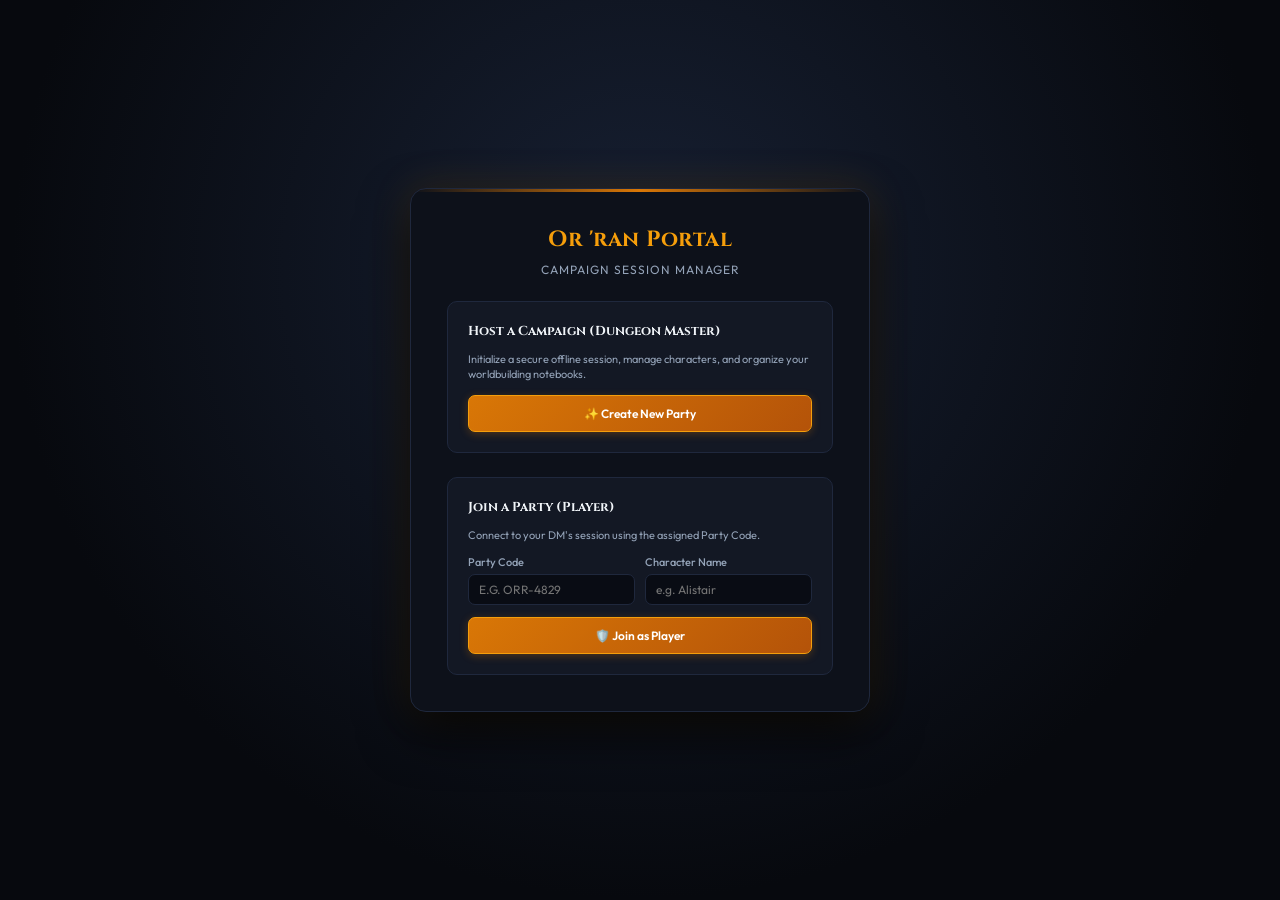
<file: index.html>
<!DOCTYPE html>
<html lang="en">
<head>
<meta charset="UTF-8">
<meta name="viewport" content="width=device-width, initial-scale=1.0">
<title>Or 'ran Campaign Portal — Elite Edition</title>
<link href="https://fonts.googleapis.com/css2?family=Cinzel:wght@600;700&family=Outfit:wght@300;400;500;600;700&display=swap" rel="stylesheet">
<link rel="stylesheet" href="style.css">
</head>
<body>

<!-- VIEW 0: LANDING & PARTY LOBBY -->
<div id="view-landing" class="view-screen active">
  <div class="landing-container">
    <div class="landing-card">
      <div class="landing-title">Or 'ran Portal</div>
      <div class="landing-subtitle">Campaign Session Manager</div>

      <!-- Create Party (DM) -->
      <div class="lobby-section">
        <strong style="font-family: 'Cinzel', serif; color: var(--text-main);">Host a Campaign (Dungeon Master)</strong>
        <p style="font-size:11px; color:var(--text-muted); line-height: 1.4;">Initialize a secure offline session, manage characters, and organize your worldbuilding notebooks.</p>
        <button class="btn-accent" onclick="hostNewParty()" style="justify-content: center; padding: 10px;">✨ Create New Party</button>
      </div>

      <!-- Join Party (Player) -->
      <div class="lobby-section">
        <strong style="font-family: 'Cinzel', serif; color: var(--text-main);">Join a Party (Player)</strong>
        <p style="font-size:11px; color:var(--text-muted); line-height: 1.4;">Connect to your DM's session using the assigned Party Code.</p>
        <div class="form-row">
          <div class="form-group"><label>Party Code</label><input type="text" id="joinCodeInput" placeholder="e.g. ORR-4829" style="text-transform: uppercase;"></div>
          <div class="form-group"><label>Character Name</label><input type="text" id="joinNameInput" placeholder="e.g. Alistair"></div>
        </div>
        <button class="btn-accent" onclick="joinPartyAsPlayer()" style="justify-content: center; padding: 10px;">🛡️ Join as Player</button>
      </div>
    </div>
  </div>
</div>

<!-- VIEW 1: DM COMMAND SCREEN -->
<div id="view-dm" class="view-screen">
  <header>
    <div class="brand">
      <span>Or 'ran DM Screen</span>
      <span class="sub" id="dmPartyCodeDisplay">Party: ---</span>
    </div>
    <div class="top-tools">
      <div id="dmDiceOutput" class="dice-banner">🎲 Ready behind the screen</div>
      <button onclick="quickRoll(20)">🎲 d20</button>
      <button onclick="switchView('landing')">🚪 Lobby</button>
      <button onclick="exportData()">💾 Export</button>
      <button onclick="document.getElementById('importFile').click()">📂 Import</button>
      <input type="file" id="importFile" style="display:none" accept=".json" onchange="importData(event)">
    </div>
  </header>

  <div class="workspace">
    <!-- Left Pane: Tracker -->
    <section class="tracker-pane">
      <div class="pane-header">
        <div style="display:flex; gap:8px; align-items:center;">
          <strong style="font-family: 'Cinzel', serif;">Party & NPC Roster</strong>
          <select id="rosterFilter" onchange="renderDmCharacters()">
            <option value="ALL">All Roster</option>
            <option value="PC">PCs Only</option>
            <option value="NPC">NPCs Only</option>
          </select>
        </div>
        <button class="btn-accent" onclick="openCharacterModal()">+ Add Character</button>
      </div>

      <div class="aoe-bar">
        <span style="font-size:11px; color:var(--text-muted); font-weight:600;">⚡ Party AoE (PCs):</span>
        <input type="number" id="aoeAmount" value="20" style="width:55px;" placeholder="Amt">
        <button class="btn-hp" onclick="applyAoE('hp', -1)">🗡️ Damage</button>
        <button class="btn-sp" onclick="applyAoE('hp', 1)">💖 Heal</button>
        <button class="btn-mp" onclick="fullRestParty()">⛺ Full Rest</button>
      </div>

      <div id="dmCharList" class="char-list"></div>
    </section>

    <!-- Right Pane: Lore Notebooks -->
    <section class="lore-pane">
      <div class="lore-toolbar">
        <div class="cat-tabs" id="catTabs"></div>
        <div style="display:flex; gap:6px; align-items:center;">
          <input type="text" id="noteSearch" placeholder="🔍 Search notes..." style="width:190px;" oninput="renderNotesList()">
          <button class="btn-accent" onclick="createNewNote()">+ Note</button>
        </div>
      </div>

      <div class="lore-body">
        <div class="notes-list" id="notesList"></div>
        <div class="note-editor" id="noteEditor">
          <div style="display:flex; gap:8px;">
            <input type="text" id="noteTitle" placeholder="Note Title..." style="flex:1; font-size:15px; font-weight:700;" oninput="saveActiveNote()">
            <select id="noteCategory" onchange="saveActiveNote()">
              <option value="Plot Hooks & Quests">Plot Hooks & Quests</option>
              <option value="NPCs & Factions">NPCs & Factions</option>
              <option value="Locations & Worldbuilding">Locations & Worldbuilding</option>
              <option value="Random Encounters">Random Encounters</option>
              <option value="Session Recaps & Archives">Session Recaps & Archives</option>
              <option value="Rules & Mechanics">Rules & Mechanics</option>
            </select>
            <button class="btn-danger" onclick="deleteActiveNote()">🗑️</button>
          </div>
          <div style="display:flex; gap:8px; align-items:center;">
            <input type="text" id="noteTags" placeholder="Tags (#aradia, #quest)" style="flex:1;" oninput="saveActiveNote()">
            <span id="saveStatus" style="font-size:11px; color:var(--text-muted);">Saved locally</span>
          </div>
          <textarea id="noteContent" placeholder="Write session notes, lore, or rules..." oninput="saveActiveNote()"></textarea>
        </div>
      </div>
    </section>
  </div>
</div>

<!-- VIEW 2: PLAYER CHARACTER VIEW -->
<div id="view-player" class="view-screen">
  <header>
    <div class="brand">
      <span>Or 'ran Character Sheet</span>
      <span class="sub" id="playerPartyCodeDisplay">Party: ---</span>
    </div>
    <div class="top-tools">
      <button onclick="quickRollPlayer(20)">🎲 Roll d20</button>
      <button onclick="switchView('landing')">🚪 Lobby</button>
    </div>
  </header>

  <div class="player-workspace" id="playerWorkspaceContent">
    <!-- Dynamically populated player sheet -->
  </div>
</div>

<!-- MODAL: ADD / EDIT CHARACTER -->
<div class="modal-backdrop" id="charModal">
  <div class="modal">
    <h3 id="charModalTitle" style="color: var(--accent-hover);">Add Character</h3>
    <input type="hidden" id="editCharId">
    <div class="form-row">
      <div class="form-group"><label>Name</label><input type="text" id="cName" placeholder="e.g. Alistair"></div>
      <div class="form-group"><label>Type</label><select id="cType"><option value="PC">PC (Player)</option><option value="NPC">NPC / Boss</option></select></div>
      <div class="form-group"><label>Race</label><input type="text" id="cRace" placeholder="Human, Elf..."></div>
    </div>
    <div class="form-row">
      <div class="form-group"><label>Class / Subclass</label><input type="text" id="cClass" placeholder="Fighter, Knight..."></div>
      <div class="form-group"><label>Level</label><input type="number" id="cLevel" value="1" min="1"></div>
      <div class="form-group"><label>Armor / Defense</label><input type="text" id="cArmor" placeholder="Leather Med (+50)"></div>
    </div>
    <div class="form-row">
      <div class="form-group"><label>STR</label><input type="number" id="cSTR" value="10"></div>
      <div class="form-group"><label>DEX</label><input type="number" id="cDEX" value="10"></div>
      <div class="form-group"><label>CON</label><input type="number" id="cCON" value="10"></div>
      <div class="form-group"><label>INT</label><input type="number" id="cINT" value="10"></div>
      <div class="form-group"><label>WIS</label><input type="number" id="cWIS" value="10"></div>
      <div class="form-group"><label>CHA</label><input type="number" id="cCHA" value="10"></div>
      <div class="form-group"><label>LCK</label><input type="number" id="cLCK" value="10"></div>
    </div>
    <div class="form-row">
      <div class="form-group"><label>Max HP</label><input type="number" id="cMaxHP" value="100"></div>
      <div class="form-group"><label>Max MP</label><input type="number" id="cMaxMP" value="20"></div>
      <div class="form-group"><label>Max SP</label><input type="number" id="cMaxSP" value="80"></div>
      <div class="form-group"><label>Gold</label><input type="number" id="cGold" value="50"></div>
    </div>
    <div style="display:flex; justify-content:flex-end; gap:8px; margin-top:8px;">
      <button onclick="closeCharacterModal()">Cancel</button>
      <button class="btn-accent" onclick="saveCharacterFromModal()">Save Character</button>
    </div>
  </div>
</div>

<script src="script.js"></script>
</body>
</html>
</file>
<file: style.css>
:root {
  --bg-base: #07090e;
  --bg-panel: #0d111a;
  --bg-card: #131824;
  --bg-input: #090c14;
  --border: #1f283d;
  --border-highlight: #f59e0b44;
  --text-main: #f1f5f9;
  --text-muted: #94a3b8;
  --accent: #d97706;
  --accent-hover: #f59e0b;
  --accent-glow: rgba(245, 158, 11, 0.15);
  --hp-color: #ef4444;
  --mp-color: #3b82f6;
  --sp-color: #10b981;
  --purple: #8b5cf6;
  --shadow: 0 8px 24px rgba(0, 0, 0, 0.5);
}

* { box-sizing: border-box; margin: 0; padding: 0; }
body {
  font-family: 'Outfit', sans-serif;
  background-color: var(--bg-base);
  color: var(--text-main);
  height: 100vh;
  display: flex;
  flex-direction: column;
  overflow: hidden;
  font-size: 13px;
}

h1, h2, h3, .brand-title, .landing-title {
  font-family: 'Cinzel', serif;
  letter-spacing: 0.5px;
}

/* View Containers */
.view-screen { display: none; flex: 1; flex-direction: column; overflow: hidden; }
.view-screen.active { display: flex; }

/* Landing Lobby Screen */
.landing-container {
  flex: 1;
  display: flex;
  align-items: center;
  justify-content: center;
  background: radial-gradient(circle at 50% 30%, #172033 0%, #07090e 70%);
  padding: 20px;
}
.landing-card {
  background: var(--bg-panel);
  border: 1px solid var(--border);
  box-shadow: 0 20px 50px rgba(0,0,0,0.8), 0 0 40px var(--accent-glow);
  border-radius: 16px;
  width: 460px;
  padding: 36px;
  display: flex;
  flex-direction: column;
  gap: 24px;
  position: relative;
  overflow: hidden;
}
.landing-card::before {
  content: '';
  position: absolute;
  top: 0; left: 0; right: 0; height: 3px;
  background: linear-gradient(90deg, transparent, var(--accent), transparent);
}
.landing-title {
  text-align: center;
  font-size: 22px;
  font-weight: 700;
  color: var(--accent-hover);
}
.landing-subtitle {
  text-align: center;
  font-size: 12px;
  color: var(--text-muted);
  margin-top: -16px;
  text-transform: uppercase;
  letter-spacing: 1px;
}
.lobby-section {
  background: var(--bg-card);
  border: 1px solid var(--border);
  padding: 20px;
  border-radius: 10px;
  display: flex;
  flex-direction: column;
  gap: 12px;
  transition: all 0.2s ease;
}
.lobby-section:hover {
  border-color: var(--border-highlight);
  box-shadow: 0 4px 12px rgba(0,0,0,0.3);
}

/* Header Bar */
header {
  background: var(--bg-panel);
  border-bottom: 1px solid var(--border);
  padding: 12px 20px;
  display: flex;
  align-items: center;
  justify-content: space-between;
  gap: 12px;
  flex-shrink: 0;
  box-shadow: 0 4px 12px rgba(0,0,0,0.3);
}
.brand {
  display: flex;
  align-items: center;
  gap: 12px;
  font-weight: 700;
  font-size: 16px;
  color: var(--accent-hover);
  font-family: 'Cinzel', serif;
}
.brand span.sub {
  color: var(--text-muted);
  font-weight: 400;
  font-size: 11px;
  font-family: 'Outfit', sans-serif;
  background: var(--bg-input);
  padding: 3px 8px;
  border-radius: 4px;
  border: 1px solid var(--border);
}
.top-tools {
  display: flex;
  align-items: center;
  gap: 8px;
  flex-wrap: wrap;
}

/* Buttons & Inputs */
button {
  background: var(--bg-card);
  color: var(--text-main);
  border: 1px solid var(--border);
  padding: 7px 12px;
  border-radius: 7px;
  cursor: pointer;
  font-size: 12px;
  font-weight: 500;
  font-family: 'Outfit', sans-serif;
  transition: all 0.15s ease;
  display: inline-flex;
  align-items: center;
  gap: 5px;
}
button:hover {
  background: var(--border);
  border-color: var(--accent-hover);
  color: #fff;
}
button.btn-accent {
  background: linear-gradient(135deg, #d97706, #b45309);
  border-color: var(--accent-hover);
  color: #fff;
  font-weight: 600;
  box-shadow: 0 2px 8px rgba(217, 119, 6, 0.3);
}
button.btn-accent:hover { background: linear-gradient(135deg, #f59e0b, #d97706); }
button.btn-hp { border-color: rgba(239,68,68,0.4); color: #fca5a5; }
button.btn-hp:hover { background: rgba(239,68,68,0.2); }
button.btn-mp { border-color: rgba(59,130,246,0.4); color: #93c5fd; }
button.btn-mp:hover { background: rgba(59,130,246,0.2); }
button.btn-sp { border-color: rgba(16,185,129,0.4); color: #6ee7b7; }
button.btn-sp:hover { background: rgba(16,185,129,0.2); }
button.btn-danger { color: #f87171; border-color: rgba(248,113,113,0.3); }
button.btn-danger:hover { background: rgba(248,113,113,0.2); }

input, select, textarea {
  background: var(--bg-input);
  color: var(--text-main);
  border: 1px solid var(--border);
  padding: 7px 10px;
  border-radius: 7px;
  font-size: 12px;
  font-family: inherit;
  transition: border-color 0.15s ease;
}
input:focus, select:focus, textarea:focus {
  outline: none;
  border-color: var(--accent-hover);
  box-shadow: 0 0 0 2px var(--accent-glow);
}

/* Main Workspace (DM View) */
.workspace {
  display: grid;
  grid-template-columns: 580px 1fr;
  flex: 1;
  overflow: hidden;
}

.tracker-pane {
  background: var(--bg-panel);
  border-right: 1px solid var(--border);
  display: flex;
  flex-direction: column;
  overflow: hidden;
}
.pane-header {
  padding: 12px 16px;
  border-bottom: 1px solid var(--border);
  display: flex;
  justify-content: space-between;
  align-items: center;
  gap: 8px;
  background: rgba(0,0,0,0.3);
}
.aoe-bar {
  padding: 10px 16px;
  border-bottom: 1px solid var(--border);
  display: flex;
  align-items: center;
  gap: 8px;
  background: #090c14;
  flex-wrap: wrap;
}
.char-list {
  flex: 1;
  overflow-y: auto;
  padding: 14px;
  display: flex;
  flex-direction: column;
  gap: 12px;
}

/* Character Card */
.char-card {
  background: var(--bg-card);
  border: 1px solid var(--border);
  border-radius: 10px;
  padding: 14px;
  display: flex;
  flex-direction: column;
  gap: 10px;
  box-shadow: 0 4px 12px rgba(0,0,0,0.2);
  transition: border-color 0.2s ease;
}
.char-card:hover { border-color: var(--border-highlight); }
.char-card.npc-card { border-left: 3px solid var(--purple); }
.char-card.pc-card { border-left: 3px solid var(--accent); }
.char-top {
  display: flex;
  justify-content: space-between;
  align-items: flex-start;
}
.char-title {
  font-weight: 700;
  font-size: 15px;
  display: flex;
  align-items: center;
  gap: 6px;
  flex-wrap: wrap;
  font-family: 'Cinzel', serif;
}
.badge {
  font-size: 10px;
  padding: 2px 7px;
  border-radius: 4px;
  background: var(--bg-input);
  border: 1px solid var(--border);
  color: var(--text-muted);
  font-weight: 600;
  font-family: 'Outfit', sans-serif;
}
.stats-grid {
  display: grid;
  grid-template-columns: repeat(7, 1fr);
  gap: 5px;
  text-align: center;
  background: var(--bg-input);
  padding: 8px 6px;
  border-radius: 7px;
  border: 1px solid var(--border);
}
.stat-cell {
  display: flex;
  flex-direction: column;
  font-size: 10px;
  color: var(--text-muted);
}
.stat-cell strong {
  font-size: 12px;
  color: var(--text-main);
}

/* Resource Rows */
.res-row {
  display: grid;
  grid-template-columns: 36px 1fr auto;
  align-items: center;
  gap: 8px;
}
.res-label { font-weight: 700; font-size: 11px; }
.bar-wrap {
  height: 20px;
  background: var(--bg-input);
  border: 1px solid var(--border);
  border-radius: 6px;
  position: relative;
  overflow: hidden;
  box-shadow: inset 0 2px 4px rgba(0,0,0,0.5);
}
.bar-fill { height: 100%; transition: width 0.2s cubic-bezier(0.4, 0, 0.2, 1); }
.bar-hp { background: linear-gradient(90deg, #b91c1c, #ef4444); }
.bar-mp { background: linear-gradient(90deg, #1d4ed8, #3b82f6); }
.bar-sp { background: linear-gradient(90deg, #047857, #10b981); }
.bar-text {
  position: absolute;
  inset: 0;
  display: flex;
  align-items: center;
  justify-content: center;
  font-size: 11px;
  font-weight: 700;
  text-shadow: 0 1px 3px rgba(0,0,0,0.8);
  letter-spacing: 0.5px;
}
.res-btns { display: flex; gap: 3px; align-items: center; }
.res-btns button { padding: 3px 7px; font-size: 11px; }
.res-btns input { width: 44px; padding: 3px 4px; text-align: center; font-size: 11px; }

/* Inventory & Drawer */
.drawer-toggle {
  display: flex;
  justify-content: space-between;
  align-items: center;
  font-size: 11px;
  color: var(--text-muted);
  padding-top: 8px;
  border-top: 1px dashed var(--border);
}
.char-drawer {
  display: none;
  flex-direction: column;
  gap: 10px;
  padding-top: 10px;
  border-top: 1px solid var(--border);
  margin-top: 4px;
}
.char-drawer.open { display: flex; }

.inventory-box {
  background: var(--bg-input);
  border: 1px solid var(--border);
  border-radius: 7px;
  padding: 8px;
  display: flex;
  flex-direction: column;
  gap: 6px;
  max-height: 160px;
  overflow-y: auto;
}
.item-row {
  display: flex;
  align-items: center;
  justify-content: space-between;
  background: var(--bg-card);
  border: 1px solid var(--border);
  padding: 5px 10px;
  border-radius: 5px;
  font-size: 11px;
  gap: 6px;
}
.item-info { display: flex; align-items: center; gap: 8px; overflow: hidden; }
.item-type-badge {
  font-size: 9px;
  padding: 2px 6px;
  border-radius: 4px;
  background: var(--bg-input);
  border: 1px solid var(--border);
  color: var(--accent-hover);
  text-transform: uppercase;
  font-weight: 600;
}
.audit-log {
  max-height: 90px;
  overflow-y: auto;
  background: var(--bg-input);
  border: 1px solid var(--border);
  border-radius: 6px;
  padding: 8px;
  font-family: monospace;
  font-size: 10px;
  color: var(--text-muted);
  line-height: 1.4;
}

/* Lore Pane (DM) */
.lore-pane {
  display: grid;
  grid-template-rows: auto 1fr;
  overflow: hidden;
}
.lore-toolbar {
  padding: 12px 18px;
  background: var(--bg-panel);
  border-bottom: 1px solid var(--border);
  display: flex;
  align-items: center;
  justify-content: space-between;
  gap: 10px;
  flex-wrap: wrap;
}
.cat-tabs { display: flex; gap: 6px; flex-wrap: wrap; }
.cat-tab {
  padding: 6px 12px;
  border-radius: 7px;
  cursor: pointer;
  font-size: 12px;
  background: var(--bg-card);
  border: 1px solid var(--border);
  color: var(--text-muted);
  transition: all 0.15s ease;
}
.cat-tab:hover { color: var(--text-main); border-color: var(--border-highlight); }
.cat-tab.active {
  background: var(--accent);
  color: #fff;
  border-color: var(--accent-hover);
  font-weight: 600;
  box-shadow: 0 2px 8px rgba(217, 119, 6, 0.3);
}
.lore-body {
  display: grid;
  grid-template-columns: 290px 1fr;
  overflow: hidden;
}
.notes-list {
  background: var(--bg-panel);
  border-right: 1px solid var(--border);
  overflow-y: auto;
  padding: 12px;
  display: flex;
  flex-direction: column;
  gap: 8px;
}
.note-item {
  padding: 10px 12px;
  border-radius: 8px;
  background: var(--bg-card);
  border: 1px solid var(--border);
  cursor: pointer;
  display: flex;
  flex-direction: column;
  gap: 4px;
  transition: all 0.15s ease;
}
.note-item:hover { border-color: var(--border-highlight); }
.note-item.active { border-color: var(--accent); background: #1a2233; }
.note-item-title { font-weight: 600; font-size: 13px; }
.note-item-meta { font-size: 10px; color: var(--text-muted); display: flex; gap: 6px; }

.note-editor {
  padding: 20px;
  display: flex;
  flex-direction: column;
  gap: 12px;
  overflow-y: auto;
  background: var(--bg-base);
}
.note-editor textarea {
  flex: 1;
  width: 100%;
  resize: none;
  line-height: 1.6;
  font-size: 13px;
  padding: 14px;
  background: var(--bg-panel);
  border-radius: 8px;
}

/* Player Side View Styling */
.player-workspace {
  flex: 1;
  padding: 24px;
  max-width: 960px;
  margin: 0 auto;
  width: 100%;
  overflow-y: auto;
  display: flex;
  flex-direction: column;
  gap: 18px;
}
.player-header-card {
  background: var(--bg-panel);
  border: 1px solid var(--border);
  box-shadow: var(--shadow);
  border-radius: 12px;
  padding: 24px;
  display: flex;
  flex-direction: column;
  gap: 16px;
}

.dice-banner {
  background: var(--bg-input);
  border: 1px solid var(--border-highlight);
  padding: 6px 14px;
  border-radius: 7px;
  font-weight: 600;
  color: #fde68a;
  font-size: 12px;
  box-shadow: inset 0 2px 4px rgba(0,0,0,0.4);
}

/* Modal */
.modal-backdrop {
  display: none;
  position: fixed;
  inset: 0;
  background: rgba(5, 7, 11, 0.85);
  backdrop-filter: blur(4px);
  align-items: center;
  justify-content: center;
  z-index: 100;
}
.modal-backdrop.open { display: flex; }
.modal {
  background: var(--bg-panel);
  border: 1px solid var(--border-highlight);
  box-shadow: 0 25px 60px rgba(0,0,0,0.9);
  border-radius: 12px;
  width: 560px;
  max-width: 95vw;
  padding: 24px;
  display: flex;
  flex-direction: column;
  gap: 16px;
}
.form-row {
  display: grid;
  grid-template-columns: repeat(auto-fit, minmax(110px, 1fr));
  gap: 10px;
}
.form-group {
  display: flex;
  flex-direction: column;
  gap: 5px;
  font-size: 11px;
  color: var(--text-muted);
  font-weight: 500;
}
</file>
